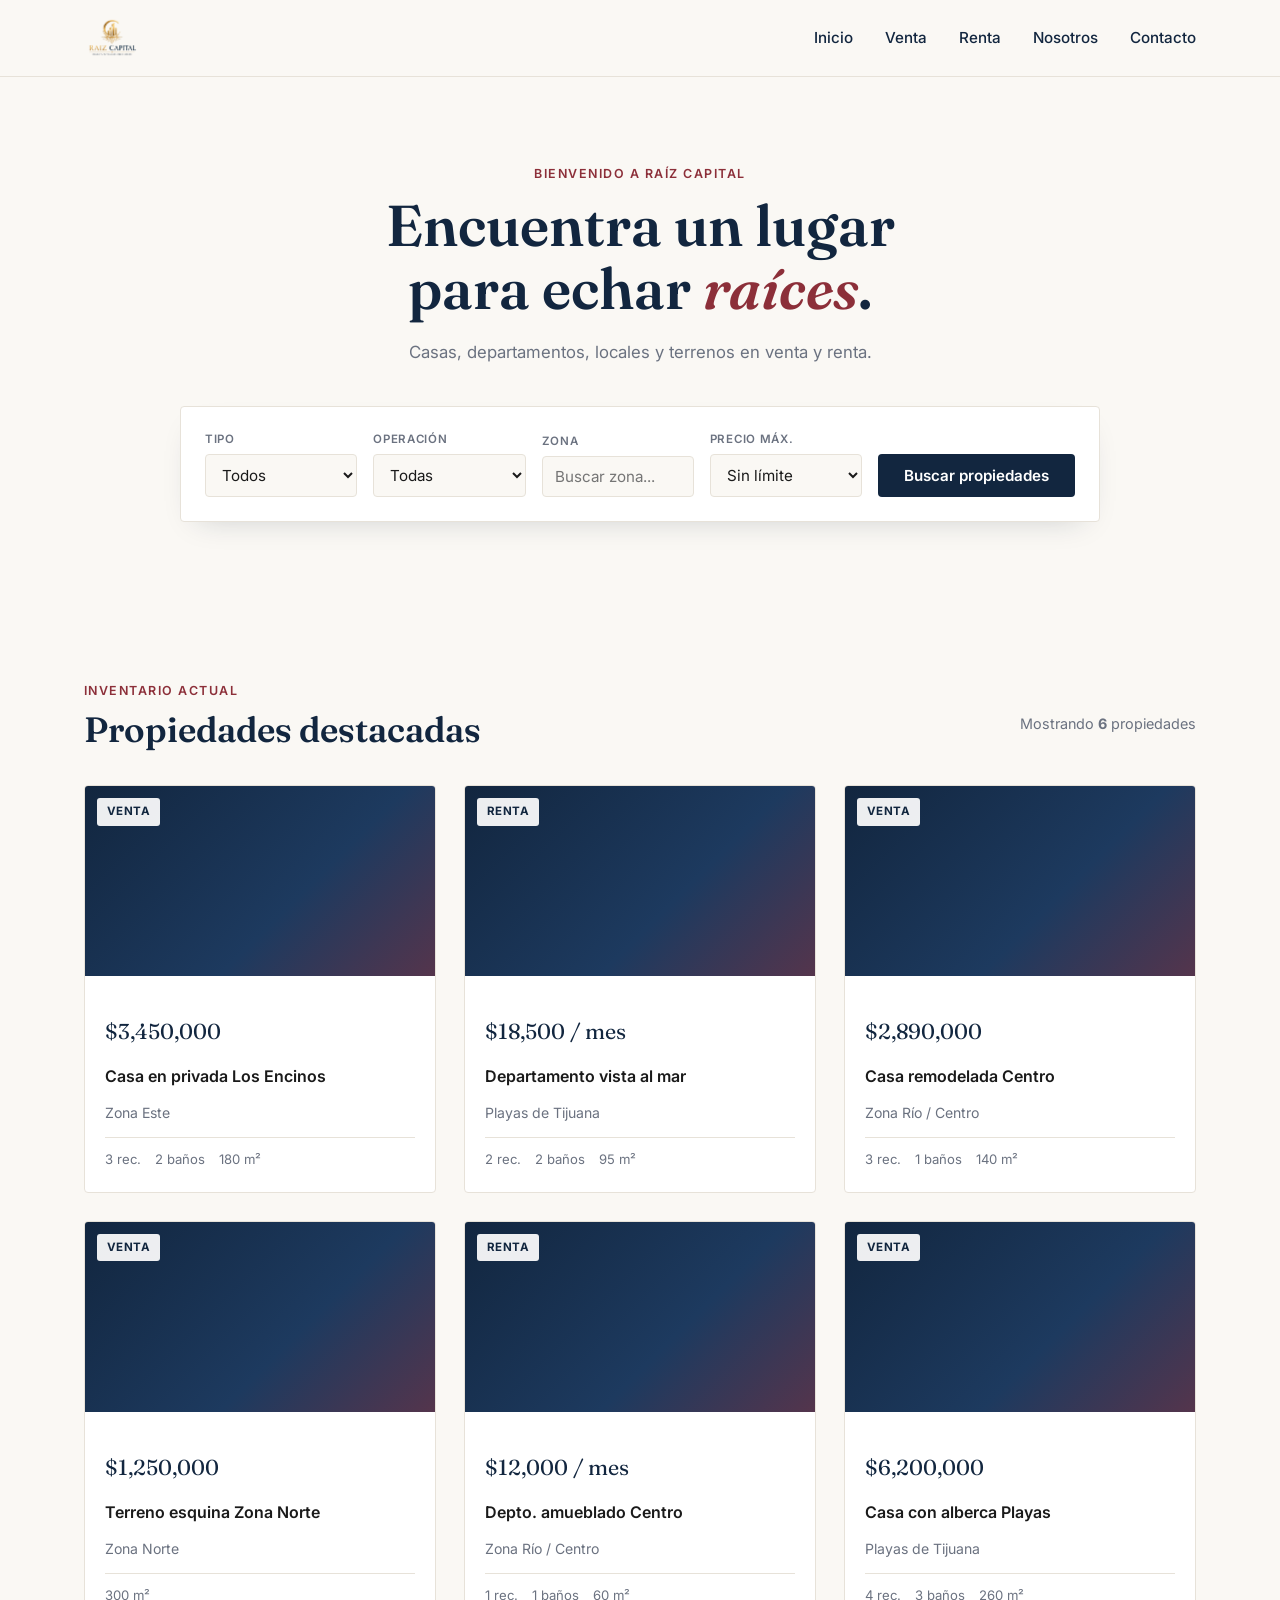
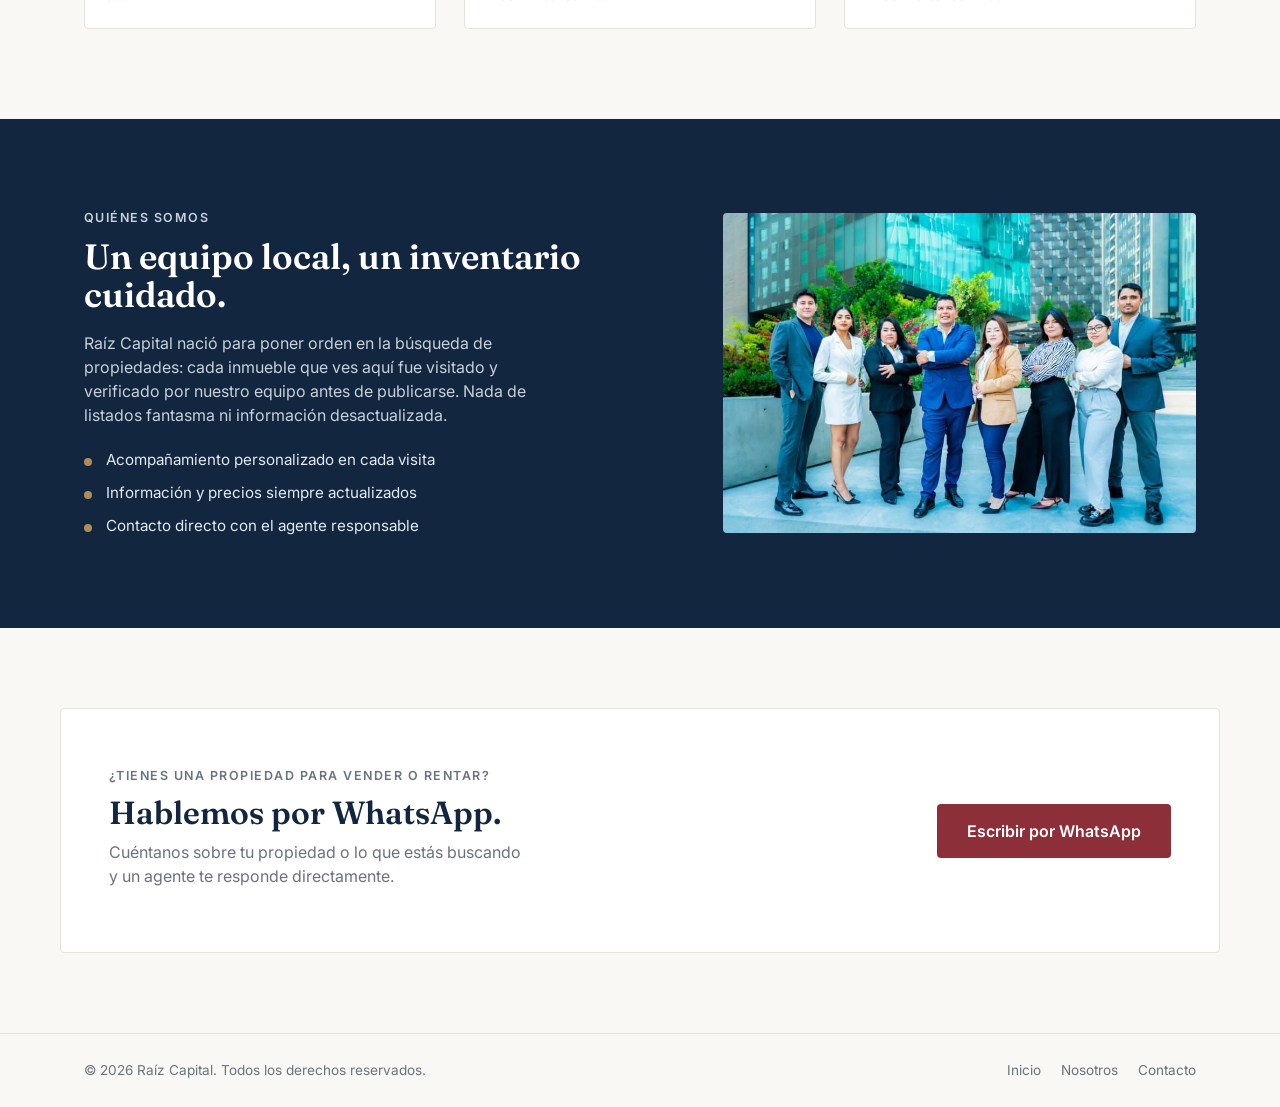
<file: raiz-capital/index.html>
<!DOCTYPE html>
<html lang="es">
<head>
<meta charset="UTF-8">
<meta name="viewport" content="width=device-width, initial-scale=1.0">
<title>Raíz Capital | Propiedades en venta y renta</title>
<link rel="preconnect" href="https://fonts.googleapis.com">
<link rel="preconnect" href="https://fonts.gstatic.com" crossorigin>
<link href="https://fonts.googleapis.com/css2?family=Fraunces:opsz,wght@9..144,400;9..144,500;9..144,600;9..144,700&family=Inter:wght@400;500;600;700&display=swap" rel="stylesheet">
<link rel="stylesheet" href="css/style.css">
</head>
<body>

  <!-- ===== HEADER ===== -->
  <header class="site-header">
    <div class="container header-inner">
      <a href="#inicio" class="logo">
        <img src="assets/logoSinFondo.JPG" alt="Raíz Capital" style="height:56px; width:auto;">
      </a>

      <nav class="main-nav" id="mainNav">
        <a href="#inicio">Inicio</a>
        <a href="#venta">Venta</a>
        <a href="#renta">Renta</a>
        <a href="#nosotros">Nosotros</a>
        <a href="#contacto">Contacto</a>
      </nav>

      <button class="nav-toggle" id="navToggle" aria-label="Abrir menú" aria-expanded="false">
        <span></span><span></span><span></span>
      </button>
    </div>
  </header>

  <!-- ===== HERO ===== -->
  <section class="hero" id="inicio">
    <div class="container hero-inner">
      <p class="eyebrow">Bienvenido a Raíz Capital</p>
      <h1>Encuentra un lugar<br> para echar <em>raíces</em>.</h1>
      <p class="hero-sub">Casas, departamentos, locales y terrenos en venta y renta.</p>

      <!-- Buscador / Filtros -->
      <form class="search-card" id="searchForm">
        <div class="field">
          <label for="tipo">Tipo</label>
          <select id="tipo" name="tipo">
            <option value="">Todos</option>
            <option value="casa">Casa</option>
            <option value="departamento">Departamento</option>
            <option value="terreno">Terreno</option>
            <option value="local">Local</option>
          </select>
        </div>

        <div class="field">
          <label for="operacion">Operación</label>
          <select id="operacion" name="operacion">
            <option value="">Todas</option>
            <option value="venta">Venta</option>
            <option value="renta">Renta</option>
          </select>
        </div>

        <div class="field field-autocomplete">
          <label for="zona">Zona</label>
          <input
            type="text"
            id="zona"
            name="zona"
            placeholder="Buscar zona..."
            autocomplete="off"
          >
          <ul class="autocomplete-list" id="zonaSuggestions"></ul>
        </div>

        <div class="field">
          <label for="precio">Precio máx.</label>
          <select id="precio" name="precio">
            <option value="">Sin límite</option>
          </select>
        </div>

        <button type="submit" class="btn-primary">Buscar propiedades</button>
      </form>
    </div>
  </section>

  <!-- ===== PROPIEDADES DESTACADAS ===== -->
  <section class="listings" id="venta">
    <div class="container">
      <div class="section-head">
        <div>
          <p class="eyebrow">Inventario actual</p>
          <h2>Propiedades destacadas</h2>
        </div>
        <p class="results-count" id="resultsCount">Mostrando <strong>6</strong> propiedades</p>
      </div>

      <div class="grid-cards" id="propertyGrid">
        <!-- Las tarjetas se insertan por JS desde data de ejemplo -->
      </div>
    </div>
  </section>

  <!-- ===== NOSOTROS ===== -->
  <section class="about" id="nosotros">
    <div class="container about-inner">
      <div class="about-text">
        <p class="eyebrow">Quiénes somos</p>
        <h2>Un equipo local, un inventario cuidado.</h2>
        <p>Raíz Capital nació para poner orden en la búsqueda de propiedades: cada inmueble que ves aquí fue visitado y verificado por nuestro equipo antes de publicarse. Nada de listados fantasma ni información desactualizada.</p>
        <ul class="about-list">
          <li>Acompañamiento personalizado en cada visita</li>
          <li>Información y precios siempre actualizados</li>
          <li>Contacto directo con el agente responsable</li>
        </ul>
      </div>
      <div class="about-figure">
        <img src="assets/equipo.jpg" alt="Equipo de Raíz Capital" width="600" height="400">
      </div>
    </div>
  </section>

  <!-- ===== CONTACTO ===== -->
  <section class="contact" id="contacto">
    <div class="container contact-inner">
      <div>
        <p class="eyebrow">¿Tienes una propiedad para vender o rentar?</p>
        <h2>Hablemos por WhatsApp.</h2>
        <p>Cuéntanos sobre tu propiedad o lo que estás buscando y un agente te responde directamente.</p>
      </div>
      <a class="btn-whatsapp" id="whatsappBtn" href="#" target="_blank" rel="noopener">
        Escribir por WhatsApp
      </a>
    </div>
  </section>

  <!-- ===== FOOTER ===== -->
  <footer class="site-footer">
    <div class="container footer-inner">
      <span>© <span id="year"></span> Raíz Capital. Todos los derechos reservados.</span>
      <div class="footer-links">
        <a href="#inicio">Inicio</a>
        <a href="#nosotros">Nosotros</a>
        <a href="#contacto">Contacto</a>
      </div>
    </div>
  </footer>

  <script src="js/script.js"></script>
</body>
</html>
</file>
<file: raiz-capital/css/style.css>
/* =============================================
   RAÍZ CAPITAL — Design tokens
   Navy:   #12263F  (confianza, estabilidad)
   Wine:   #8C2F39  (acento cálido, no el terracota genérico)
   Gold:   #B08D57  (detalle premium, uso mínimo)
   Cream:  #FAF8F4  (fondo)
   Ink:    #1A1A1A  (texto)
   Muted:  #6B7280  (texto secundario)
   ============================================= */

:root {
  --navy: #12263F;
  --navy-light: #1D3A5F;
  --wine: #8C2F39;
  --wine-light: #A8434E;
  --gold: #B08D57;
  --cream: #FAF8F4;
  --card: #FFFFFF;
  --ink: #1A1A1A;
  --muted: #6B7280;
  --border: #E7E2D9;

  --font-display: 'Fraunces', serif;
  --font-body: 'Inter', sans-serif;

  --radius: 4px;
  --container: 1160px;
}

* { box-sizing: border-box; }

html {
  scroll-behavior: smooth;
}

@media (prefers-reduced-motion: reduce) {
  html { scroll-behavior: auto; }
  * { animation: none !important; transition: none !important; }
}

body {
  margin: 0;
  font-family: var(--font-body);
  color: var(--ink);
  background: var(--cream);
  line-height: 1.5;
}

img { max-width: 100%; display: block; }

a { color: inherit; text-decoration: none; }

.container {
  max-width: var(--container);
  margin: 0 auto;
  padding: 0 24px;
}

h1, h2, h3 {
  font-family: var(--font-display);
  font-weight: 600;
  line-height: 1.1;
  margin: 0;
  color: var(--navy);
}

h1 em, h2 em {
  font-style: italic;
  color: var(--wine);
}

.eyebrow {
  font-size: 0.78rem;
  letter-spacing: 0.12em;
  text-transform: uppercase;
  color: var(--wine);
  font-weight: 600;
  margin: 0 0 10px;
}

/* ===== HEADER ===== */
.site-header {
  position: sticky;
  top: 0;
  z-index: 50;
  background: var(--cream);
  border-bottom: 1px solid var(--border);
}

.header-inner {
  display: flex;
  align-items: center;
  justify-content: space-between;
  height: 76px;
}

.logo {
  display: flex;
  align-items: center;
  gap: 10px;
  font-family: var(--font-display);
  font-size: 1.3rem;
  font-weight: 600;
  color: var(--navy);
}

.logo em { color: var(--wine); font-style: italic; }

.logo-mark {
  width: 18px;
  height: 18px;
  border-radius: 50%;
  background: radial-gradient(circle at 35% 30%, var(--gold), var(--wine) 70%);
  flex-shrink: 0;
}

.main-nav {
  display: flex;
  gap: 32px;
}

.main-nav a {
  font-size: 0.95rem;
  font-weight: 500;
  color: var(--navy);
  position: relative;
  padding: 4px 0;
}

.main-nav a::after {
  content: "";
  position: absolute;
  left: 0; bottom: -2px;
  width: 0;
  height: 2px;
  background: var(--wine);
  transition: width 0.2s ease;
}

.main-nav a:hover::after { width: 100%; }

.nav-toggle {
  display: none;
  flex-direction: column;
  gap: 5px;
  background: none;
  border: none;
  cursor: pointer;
  padding: 8px;
}

.nav-toggle span {
  width: 22px;
  height: 2px;
  background: var(--navy);
}

/* ===== HERO ===== */
.hero {
  padding: 88px 0 70px;
  text-align: center;
  position: relative;
}

.hero h1 {
  font-size: clamp(2.4rem, 5vw, 3.6rem);
  max-width: 720px;
  margin: 0 auto;
}

.hero-sub {
  max-width: 520px;
  margin: 20px auto 0;
  color: var(--muted);
  font-size: 1.05rem;
}

.root-line {
  width: 320px;
  height: 36px;
  margin: 18px auto 0;
  display: block;
}

.root-line path {
  fill: none;
  stroke: var(--gold);
  stroke-width: 1.5;
  stroke-linecap: round;
  opacity: 0.7;
}

/* ===== SEARCH CARD ===== */
.search-card {
  margin: 40px auto 0;
  max-width: 920px;
  background: var(--card);
  border: 1px solid var(--border);
  border-radius: var(--radius);
  padding: 24px;
  display: flex;
  flex-wrap: wrap;
  gap: 16px;
  align-items: end;
  justify-content: center;
  box-shadow: 0 12px 32px -18px rgba(18, 38, 63, 0.25);
}

.field {
  display: flex;
  flex-direction: column;
  gap: 6px;
  text-align: left;
  flex: 1 1 150px;
}

.field label {
  font-size: 0.72rem;
  text-transform: uppercase;
  letter-spacing: 0.06em;
  color: var(--muted);
  font-weight: 600;
}

.field select,
.field input[type="text"] {
  font-family: var(--font-body);
  font-size: 0.95rem;
  padding: 10px 12px;
  border: 1px solid var(--border);
  border-radius: var(--radius);
  background: var(--cream);
  color: var(--ink);
  width: 100%;
}

.field input[type="text"]:focus {
  outline: none;
  border-color: var(--wine);
}

.field-autocomplete {
  position: relative;
}

.autocomplete-list {
  position: absolute;
  top: calc(100% + 4px);
  left: 0;
  right: 0;
  background: var(--card);
  border: 1px solid var(--border);
  border-radius: var(--radius);
  list-style: none;
  margin: 0;
  padding: 4px;
  max-height: 220px;
  overflow-y: auto;
  box-shadow: 0 10px 24px -12px rgba(18, 38, 63, 0.3);
  z-index: 20;
  display: none;
}

.autocomplete-list.open { display: block; }

.autocomplete-list li {
  padding: 9px 12px;
  font-size: 0.9rem;
  color: var(--ink);
  border-radius: 3px;
  cursor: pointer;
}

.autocomplete-list li:hover,
.autocomplete-list li.active {
  background: var(--cream);
  color: var(--wine);
}

.autocomplete-list li mark {
  background: none;
  color: var(--wine);
  font-weight: 600;
}

.btn-primary {
  background: var(--navy);
  color: #fff;
  border: none;
  padding: 12px 26px;
  border-radius: var(--radius);
  font-family: var(--font-body);
  font-weight: 600;
  font-size: 0.95rem;
  cursor: pointer;
  transition: background 0.2s ease;
  white-space: nowrap;
}

.btn-primary:hover { background: var(--navy-light); }

/* ===== LISTINGS ===== */
.listings { padding: 90px 0; }

.section-head {
  display: flex;
  justify-content: space-between;
  align-items: flex-end;
  gap: 20px;
  margin-bottom: 36px;
  flex-wrap: wrap;
}

.section-head h2 { font-size: clamp(1.7rem, 3vw, 2.2rem); }

.results-count {
  color: var(--muted);
  font-size: 0.9rem;
}

.grid-cards {
  display: grid;
  grid-template-columns: repeat(auto-fill, minmax(300px, 1fr));
  gap: 28px;
}

.property-card {
  background: var(--card);
  border: 1px solid var(--border);
  border-radius: var(--radius);
  overflow: hidden;
  transition: transform 0.2s ease, box-shadow 0.2s ease;
}

.property-card:hover {
  transform: translateY(-4px);
  box-shadow: 0 16px 30px -18px rgba(18, 38, 63, 0.3);
}

.property-media {
  height: 190px;
  background: linear-gradient(135deg, var(--navy) 0%, var(--navy-light) 60%, var(--wine) 140%);
  position: relative;
}

.property-badge {
  position: absolute;
  top: 12px; left: 12px;
  background: rgba(255,255,255,0.92);
  color: var(--navy);
  font-size: 0.72rem;
  font-weight: 700;
  text-transform: uppercase;
  letter-spacing: 0.04em;
  padding: 5px 10px;
  border-radius: 3px;
}

.property-body { padding: 18px 20px 22px; }

.property-price {
  font-family: var(--font-display);
  font-size: 1.35rem;
  color: var(--navy);
  margin-bottom: 4px;
}

.property-title {
  font-weight: 600;
  margin-bottom: 4px;
}

.property-loc {
  color: var(--muted);
  font-size: 0.88rem;
  margin-bottom: 14px;
}

.property-meta {
  display: flex;
  gap: 14px;
  font-size: 0.82rem;
  color: var(--muted);
  border-top: 1px solid var(--border);
  padding-top: 12px;
}

.no-results {
  padding: 40px;
  text-align: center;
  color: var(--muted);
  border: 1px dashed var(--border);
  border-radius: var(--radius);
  grid-column: 1 / -1;
}

/* ===== ABOUT ===== */
.about { background: var(--navy); color: #fff; padding: 90px 0; }

.about-inner {
  display: grid;
  grid-template-columns: 1.1fr 0.9fr;
  gap: 60px;
  align-items: center;
}

.about h2 { color: #fff; font-size: clamp(1.7rem, 3vw, 2.2rem); margin-bottom: 16px; }

.about p { color: #C7D0DB; max-width: 460px; }

.about-list {
  list-style: none;
  padding: 0;
  margin: 22px 0 0;
  display: flex;
  flex-direction: column;
  gap: 10px;
}

.about-list li {
  padding-left: 22px;
  position: relative;
  color: #E4E9EF;
  font-size: 0.95rem;
}

.about-list li::before {
  content: "";
  position: absolute;
  left: 0; top: 9px;
  width: 8px; height: 8px;
  background: var(--gold);
  border-radius: 50%;
}

.about-figure {
  height: 320px;
  border-radius: var(--radius);
  overflow: hidden;
  background: linear-gradient(160deg, var(--wine) 0%, var(--navy-light) 100%);
}

.about-figure img {
  width: 100%;
  height: 100%;
  object-fit: cover;
}

/* ===== CONTACT ===== */
.contact { padding: 80px 0; }

.contact-inner {
  display: flex;
  justify-content: space-between;
  align-items: center;
  gap: 32px;
  flex-wrap: wrap;
  background: var(--card);
  border: 1px solid var(--border);
  border-radius: var(--radius);
  padding: 48px;
}

.contact h2 { font-size: clamp(1.6rem, 3vw, 2rem); }

.contact p { color: var(--muted); max-width: 420px; margin-top: 10px; }

.btn-whatsapp {
  background: var(--wine);
  color: #fff;
  padding: 15px 30px;
  border-radius: var(--radius);
  font-weight: 600;
  white-space: nowrap;
  transition: background 0.2s ease;
}

.btn-whatsapp:hover { background: var(--wine-light); }

/* ===== FOOTER ===== */
.site-footer {
  border-top: 1px solid var(--border);
  padding: 26px 0;
}

.footer-inner {
  display: flex;
  justify-content: space-between;
  align-items: center;
  flex-wrap: wrap;
  gap: 12px;
  font-size: 0.85rem;
  color: var(--muted);
}

.footer-links { display: flex; gap: 20px; }

/* ===== RESPONSIVE ===== */
@media (max-width: 860px) {
  .about-inner { grid-template-columns: 1fr; }
  .about-figure { height: 220px; order: -1; }
}

@media (max-width: 720px) {
  .main-nav {
    position: absolute;
    top: 76px; left: 0; right: 0;
    background: var(--cream);
    border-bottom: 1px solid var(--border);
    flex-direction: column;
    padding: 20px 24px;
    gap: 18px;
    display: none;
  }
  .main-nav.open { display: flex; }
  .nav-toggle { display: flex; }
  .contact-inner { padding: 32px; }
}

/* Accesibilidad: foco visible */
a:focus-visible,
button:focus-visible,
select:focus-visible {
  outline: 2px solid var(--wine);
  outline-offset: 2px;
}
</file>
